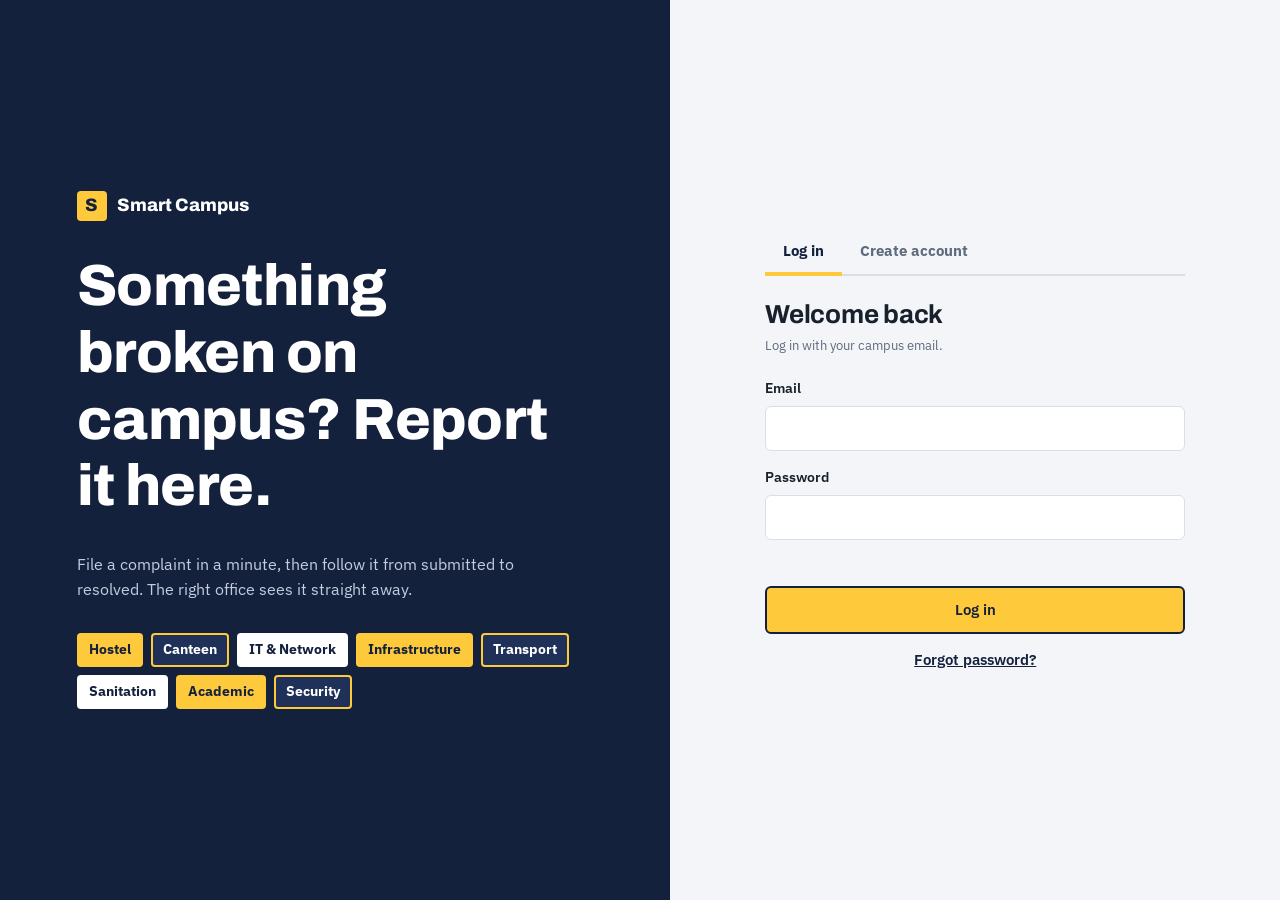
<file: frontend/index.html>
<!DOCTYPE html>
<html lang="en">
<head>
  <meta charset="UTF-8">
  <meta name="viewport" content="width=device-width, initial-scale=1">
  <title>Smart Campus Complaints</title>
  <link rel="preconnect" href="https://fonts.googleapis.com">
  <link rel="preconnect" href="https://fonts.gstatic.com" crossorigin>
  <link href="https://fonts.googleapis.com/css2?family=Archivo:wght@600;700;800&family=IBM+Plex+Sans:wght@400;500;600&display=swap" rel="stylesheet">
  <link rel="stylesheet" href="css/style.css">
</head>
<body>
  <main class="auth">
    <section class="auth-hero">
      <p class="brand"><span class="brand-mark">S</span> Smart Campus</p>
      <h1>Something broken on campus? Report it here.</h1>
      <p class="lede">File a complaint in a minute, then follow it from submitted to resolved. The right office sees it straight away.</p>
      <ul class="signs" aria-label="Complaint categories">
        <li>Hostel</li><li>Canteen</li><li>IT &amp; Network</li><li>Infrastructure</li>
        <li>Transport</li><li>Sanitation</li><li>Academic</li><li>Security</li>
      </ul>
    </section>

    <section class="auth-panel">
      <div class="auth-card">
        <div class="tabs" role="tablist">
          <button class="tab" role="tab" id="tabLogin" aria-selected="true">Log in</button>
          <button class="tab" role="tab" id="tabRegister" aria-selected="false">Create account</button>
        </div>

        <form id="loginForm">
          <h2>Welcome back</h2>
          <p class="hint">Log in with your campus email.</p>
          <div class="field"><label for="lEmail">Email</label><input id="lEmail" type="email" autocomplete="username" maxlength="254" required></div>
          <div class="field"><label for="lPass">Password</label><input id="lPass" type="password" autocomplete="current-password" required></div>
          <p class="form-error" id="loginError" role="alert"></p>
          <button class="btn btn-primary" style="width:100%" type="submit">Log in</button>
          <p class="auth-link"><button class="link-button" type="button" id="forgotPasswordLink">Forgot password?</button></p>
        </form>

        <form id="registerForm" class="hidden">
          <h2>Create an account</h2>
          <p class="hint">Choose a role. Admin registration requires an authorized setup code.</p>
          <div class="field"><label for="rName">Full name</label><input id="rName" autocomplete="name" maxlength="100" required></div>
          <div class="field"><label for="rEmail">Email</label><input id="rEmail" type="email" autocomplete="username" maxlength="254" required></div>
          <div class="field"><label for="rDept">Department (optional)</label><input id="rDept" maxlength="100" placeholder="e.g. MSc Computer Science"></div>
          <div class="field">
            <label for="rRole">Account type</label>
            <select id="rRole" required>
              <option value="STUDENT">Student</option>
              <option value="ADMIN">Admin</option>
            </select>
          </div>
          <div class="field hidden" id="adminCodeField">
            <label for="rAdminCode">Admin setup code</label>
            <input id="rAdminCode" type="password" autocomplete="off">
            <span class="hint">Ask your system administrator for the code.</span>
          </div>
          <div class="field"><label for="rPass">Password</label><input id="rPass" type="password" autocomplete="new-password" minlength="6" maxlength="72" required><span class="hint">At least 6 characters.</span></div>
          <p class="form-error" id="registerError" role="alert"></p>
          <button class="btn btn-primary" style="width:100%" type="submit">Create account</button>
        </form>

        <form id="forgotPasswordForm" class="hidden">
          <h2>Reset your password</h2>
          <p class="hint">Enter your account email and we’ll send a reset link if the account exists.</p>
          <div class="field"><label for="forgotEmail">Email</label><input id="forgotEmail" type="email" autocomplete="email" maxlength="254" required></div>
          <p class="form-error" id="forgotError" role="alert"></p>
          <p class="form-success" id="forgotMessage" role="status"></p>
          <button class="btn btn-primary" style="width:100%" type="submit">Send reset link</button>
          <p class="auth-link"><button class="link-button" type="button" id="backToLogin">Back to log in</button></p>
        </form>

        <form id="resetPasswordForm" class="hidden">
          <h2>Choose a new password</h2>
          <p class="hint">Reset links expire after 30 minutes and can only be used once.</p>
          <div class="field"><label for="newPassword">New password</label><input id="newPassword" type="password" autocomplete="new-password" minlength="6" maxlength="72" required></div>
          <p class="form-error" id="resetError" role="alert"></p>
          <p class="form-success" id="resetMessage" role="status"></p>
          <button class="btn btn-primary" style="width:100%" type="submit">Save new password</button>
        </form>
      </div>
    </section>
  </main>

  <script src="js/config.js"></script>
  <script src="js/api.js"></script>
  <script src="js/auth.js"></script>
</body>
</html>
</file>
<file: frontend/css/style.css>
/* Smart Campus Complaint System — campus wayfinding-sign look */
:root {
  --navy: #14213d;
  --navy-2: #1f3158;
  --signal: #ffc93c;
  --signal-dark: #e6b021;
  --ground: #f3f5f8;
  --surface: #ffffff;
  --ink: #18202c;
  --muted: #5e6b7d;
  --line: #d9dfe7;
  --pending: #5e6b7d;
  --progress: #c9650f;
  --resolved: #147a52;
  --rejected: #b9302a;
  --radius: 6px;
  --font-display: "Archivo", "Arial Narrow", system-ui, sans-serif;
  --font-body: "IBM Plex Sans", system-ui, -apple-system, "Segoe UI", sans-serif;
}

*, *::before, *::after { box-sizing: border-box; }
html { -webkit-text-size-adjust: 100%; }
body {
  margin: 0;
  font-family: var(--font-body);
  font-size: 15px;
  line-height: 1.55;
  color: var(--ink);
  background: var(--ground);
}
h1, h2, h3 { font-family: var(--font-display); line-height: 1.15; margin: 0; letter-spacing: -0.01em; }
button, input, select, textarea { font: inherit; color: inherit; }
:focus-visible { outline: 3px solid var(--signal); outline-offset: 2px; }
.hidden { display: none !important; }

/* ---------- buttons ---------- */
.btn {
  display: inline-flex; align-items: center; justify-content: center; gap: 8px;
  padding: 10px 18px; border-radius: var(--radius); border: 2px solid transparent;
  font-weight: 600; cursor: pointer; transition: background .15s, border-color .15s;
}
.btn-primary { background: var(--signal); color: var(--navy); border-color: var(--navy); }
.btn-primary:hover { background: var(--signal-dark); }
.btn-ghost { background: transparent; border-color: var(--line); color: var(--ink); }
.btn-ghost:hover { border-color: var(--navy); }
.btn-danger { background: transparent; border-color: var(--rejected); color: var(--rejected); }
.btn-danger:hover { background: var(--rejected); color: #fff; }
.btn-sm { padding: 5px 12px; font-size: 13px; }
.btn[disabled] { opacity: .6; cursor: wait; }

/* ---------- forms ---------- */
.field { display: flex; flex-direction: column; gap: 6px; margin-bottom: 16px; }
.field label { font-weight: 600; font-size: 14px; }
.field input, .field select, .field textarea {
  padding: 10px 12px; border: 1.5px solid var(--line); border-radius: var(--radius);
  background: #fff; width: 100%;
}
.field input:focus, .field select:focus, .field textarea:focus { border-color: var(--navy); outline: none; box-shadow: 0 0 0 3px rgba(255,201,60,.6); }
.field textarea { min-height: 110px; resize: vertical; }
.row { display: grid; grid-template-columns: 1fr 1fr; gap: 14px; }
.form-error { color: var(--rejected); font-weight: 600; min-height: 22px; margin: 0 0 8px; }
.hint { color: var(--muted); font-size: 13px; }

/* ---------- auth page ---------- */
.auth { min-height: 100vh; display: grid; grid-template-columns: 1.1fr 1fr; }
.auth-hero { background: var(--navy); color: #fff; padding: 56px clamp(24px, 6vw, 80px); display: flex; flex-direction: column; justify-content: center; gap: 32px; }
.brand { font-family: var(--font-display); font-weight: 800; font-size: 18px; display: flex; align-items: center; gap: 10px; margin: 0; }
.brand-mark { width: 30px; height: 30px; background: var(--signal); border-radius: 4px; display: grid; place-items: center; color: var(--navy); font-weight: 800; }
.auth-hero h1 { font-size: clamp(34px, 4.6vw, 58px); font-weight: 800; max-width: 14ch; }
.auth-hero p.lede { color: #c4cde0; max-width: 46ch; margin: 0; font-size: 16px; }
.signs { list-style: none; padding: 0; margin: 0; display: flex; flex-wrap: wrap; gap: 8px; }
.signs li { background: var(--signal); color: var(--navy); font-weight: 700; padding: 6px 12px; border-radius: 4px; font-size: 14px; }
.signs li:nth-child(3n) { background: #fff; }
.signs li:nth-child(3n+2) { background: var(--navy-2); color: #fff; box-shadow: inset 0 0 0 2px var(--signal); }
.auth-panel { display: flex; align-items: center; justify-content: center; padding: 40px 24px; }
.auth-card { width: 100%; max-width: 420px; }
.tabs { display: flex; border-bottom: 2px solid var(--line); margin-bottom: 24px; }
.tab { background: none; border: 0; padding: 10px 18px; font-weight: 700; cursor: pointer; color: var(--muted); border-bottom: 4px solid transparent; margin-bottom: -2px; }
.tab[aria-selected="true"] { color: var(--navy); border-bottom-color: var(--signal); }
.auth-card h2 { font-size: 26px; margin-bottom: 6px; }
.auth-card .hint { margin: 0 0 22px; }
.auth-link { text-align: center; margin: 14px 0 0; }
.link-button { border: 0; padding: 0; background: none; color: var(--navy); text-decoration: underline; font-weight: 600; cursor: pointer; }
.form-success { color: var(--resolved); font-weight: 600; min-height: 22px; margin: 0 0 8px; }

/* ---------- app shell ---------- */
.topbar { background: var(--navy); color: #fff; }
.topbar-inner { max-width: 1180px; margin: 0 auto; padding: 12px 24px; display: flex; align-items: center; justify-content: space-between; gap: 16px; }
.topbar .who { display: flex; align-items: center; gap: 14px; font-size: 14px; }
.topbar .who span { color: #c4cde0; }
.topbar .btn-ghost { border-color: #44557b; color: #fff; }
.topbar .btn-ghost:hover { border-color: var(--signal); }
.container { max-width: 1180px; margin: 0 auto; padding: 28px 24px 64px; }
.page-title { font-size: 28px; margin-bottom: 4px; }
.page-sub { color: var(--muted); margin: 0 0 24px; }

.layout { display: grid; grid-template-columns: 360px 1fr; gap: 28px; align-items: start; }
.panel { background: var(--surface); border: 1.5px solid var(--line); border-radius: var(--radius); padding: 22px; }
.panel h2 { font-size: 20px; margin-bottom: 16px; }
.sticky { position: sticky; top: 20px; }

/* ---------- filter chips ---------- */
.chips { display: flex; flex-wrap: wrap; gap: 8px; margin-bottom: 16px; }
.chip { border: 1.5px solid var(--line); background: #fff; border-radius: 999px; padding: 5px 14px; cursor: pointer; font-weight: 600; font-size: 13px; }
.chip[aria-pressed="true"] { background: var(--navy); border-color: var(--navy); color: #fff; }
.chip .n { opacity: .7; margin-left: 4px; }

/* ---------- badges ---------- */
.badge { display: inline-block; padding: 2px 10px; border-radius: 4px; font-size: 12.5px; font-weight: 700; background: #e9edf3; color: var(--ink); }
.badge.status-PENDING { background: #e9edf3; color: var(--pending); }
.badge.status-IN_PROGRESS { background: #fdebd6; color: var(--progress); }
.badge.status-RESOLVED { background: #d9f1e5; color: var(--resolved); }
.badge.status-REJECTED { background: #f8dcda; color: var(--rejected); }
.badge.cat { background: var(--navy); color: #fff; }
.badge.prio-HIGH { background: #fdebd6; color: var(--progress); }
.badge.prio-URGENT { background: var(--rejected); color: #fff; }

/* ---------- ticket cards ---------- */
.tickets { display: flex; flex-direction: column; gap: 14px; }
.ticket { background: var(--surface); border: 1.5px solid var(--line); border-left: 8px solid var(--pending); border-radius: var(--radius); padding: 18px 20px; }
.ticket.st-IN_PROGRESS { border-left-color: var(--progress); }
.ticket.st-RESOLVED { border-left-color: var(--resolved); }
.ticket.st-REJECTED { border-left-color: var(--rejected); }
.ticket-head { display: flex; justify-content: space-between; gap: 12px; align-items: flex-start; }
.ticket h3 { font-size: 18px; }
.ticket .meta { display: flex; flex-wrap: wrap; gap: 6px 12px; color: var(--muted); font-size: 13px; margin: 8px 0 10px; align-items: center; }
.ticket p.desc { margin: 0 0 14px; white-space: pre-wrap; max-width: 70ch; }
.remark { background: #fff8e1; border-left: 4px solid var(--signal); padding: 10px 14px; margin: 0 0 14px; font-size: 14px; }
.remark b { display: block; font-size: 13px; margin-bottom: 2px; }
.ticket-foot { display: flex; align-items: center; justify-content: space-between; gap: 12px; flex-wrap: wrap; }

/* progress track: Submitted > In progress > Resolved */
.track { list-style: none; display: flex; margin: 0; padding: 0; gap: 0; flex: 1; min-width: 240px; max-width: 420px; }
.track li { flex: 1; position: relative; padding-top: 16px; font-size: 12.5px; font-weight: 600; color: var(--muted); }
.track li::before { content: ""; position: absolute; top: 0; left: 0; right: 0; height: 6px; background: var(--line); }
.track li:not(:last-child)::before { right: 3px; }
.track li.done::before { background: var(--resolved); }
.track li.current::before { background: var(--progress); }
.track li.current, .track li.done { color: var(--ink); }
.rejected-note { color: var(--rejected); font-weight: 700; margin: 0; }

.empty { text-align: center; padding: 48px 20px; border: 2px dashed var(--line); border-radius: var(--radius); color: var(--muted); background: #fff; }
.empty b { display: block; color: var(--ink); font-size: 17px; margin-bottom: 4px; }

/* ---------- admin ---------- */
.stats { display: grid; grid-template-columns: repeat(5, 1fr); background: var(--surface); border: 1.5px solid var(--line); border-radius: var(--radius); margin-bottom: 24px; }
.stat { padding: 16px 20px; border-right: 1.5px solid var(--line); }
.stat:last-child { border-right: 0; }
.stat .num { font-family: var(--font-display); font-size: 32px; font-weight: 800; line-height: 1; }
.stat .lbl { color: var(--muted); font-size: 13px; margin-top: 4px; font-weight: 600; }
.stat.s-PENDING .num { color: var(--pending); }
.stat.s-IN_PROGRESS .num { color: var(--progress); }
.stat.s-RESOLVED .num { color: var(--resolved); }
.stat.s-REJECTED .num { color: var(--rejected); }

.admin-grid { display: grid; grid-template-columns: 1fr 280px; gap: 24px; align-items: start; }
.toolbar { display: flex; flex-wrap: wrap; gap: 10px; margin-bottom: 14px; }
.toolbar input, .toolbar select { padding: 8px 12px; border: 1.5px solid var(--line); border-radius: var(--radius); background: #fff; }
.toolbar input { flex: 1; min-width: 180px; }
.table-wrap { overflow-x: auto; background: #fff; border: 1.5px solid var(--line); border-radius: var(--radius); }
table { width: 100%; border-collapse: collapse; font-size: 14px; }
th { text-align: left; padding: 10px 14px; background: #eef1f6; font-size: 13px; border-bottom: 1.5px solid var(--line); white-space: nowrap; }
td { padding: 12px 14px; border-bottom: 1px solid var(--line); vertical-align: top; }
tr:last-child td { border-bottom: 0; }
td .sub { color: var(--muted); font-size: 12.5px; }
td.title-cell { max-width: 280px; font-weight: 600; }

.bars { list-style: none; margin: 0; padding: 0; }
.bars li { margin-bottom: 12px; font-size: 13.5px; }
.bars .bar-top { display: flex; justify-content: space-between; margin-bottom: 3px; font-weight: 600; }
.bars .bar { height: 8px; background: var(--line); border-radius: 2px; overflow: hidden; }
.bars .bar i { display: block; height: 100%; background: var(--navy); }

/* ---------- dialog ---------- */
dialog { border: 0; border-radius: var(--radius); padding: 0; width: min(560px, 94vw); box-shadow: 0 20px 60px rgba(20,33,61,.35); }
dialog::backdrop { background: rgba(20,33,61,.55); }
.dlg-head { background: var(--navy); color: #fff; padding: 16px 22px; display: flex; justify-content: space-between; align-items: center; gap: 12px; }
.dlg-head h2 { font-size: 19px; }
.dlg-head button { background: none; border: 0; color: #fff; font-size: 26px; line-height: 1; cursor: pointer; }
.dlg-body { padding: 22px; }
.dlg-body .desc { white-space: pre-wrap; margin: 8px 0 18px; }
.dlg-actions { display: flex; justify-content: flex-end; gap: 10px; }

/* ---------- toast ---------- */
#toast { position: fixed; bottom: 24px; left: 50%; transform: translateX(-50%); background: var(--navy); color: #fff; padding: 12px 20px; border-radius: var(--radius); border-left: 6px solid var(--signal); font-weight: 600; z-index: 99; max-width: 90vw; }
#toast.error { border-left-color: var(--rejected); }

/* ---------- responsive ---------- */
@media (max-width: 960px) {
  .auth { grid-template-columns: 1fr; }
  .auth-hero { padding: 36px 24px; gap: 20px; }
  .layout, .admin-grid { grid-template-columns: 1fr; }
  .sticky { position: static; }
  .stats { grid-template-columns: repeat(2, 1fr); }
  .stat { border-bottom: 1.5px solid var(--line); }
}
@media (max-width: 520px) {
  .row { grid-template-columns: 1fr; }
  .topbar .who span { display: none; }
}
@media (prefers-reduced-motion: reduce) { * { transition: none !important; } }
</file>
